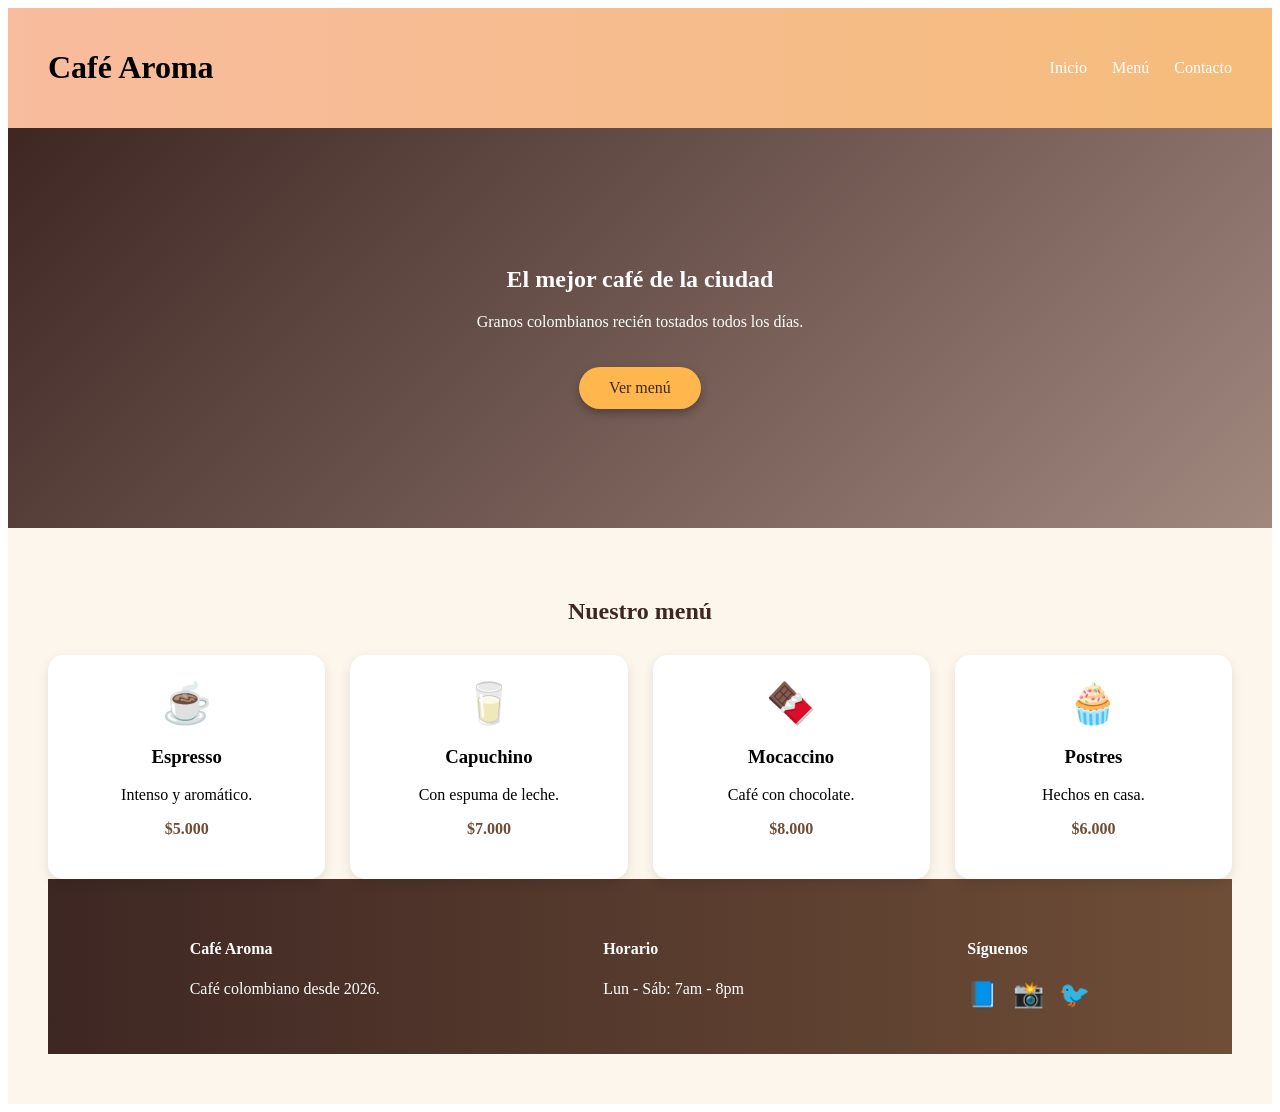
<file: index.html>
<!DOCTYPE html>
<html lang="en">
<head>
    <meta charset="UTF-8">
    <meta name="viewport" content="width=device-width, initial-scale=1.0">
    <title>CSS</title>
    <link rel="stylesheet" href="styles.css">
</head>
<body>
    <header>
        <h1 class="Logo"> Café Aroma</h1>  <!--titulo principal -->
        <nav> <!--grupo de enlace del menu--> 
            <a href="#">Inicio</a> <!--enlace de cada uno en este caso inicio y asi-->
            <a href="#">Menú</a> 
            <a href="#">Contacto</a>
        </nav>
    </header>
    <section class="hero"> <!-- una cajita grande de bienvenida -->
  <div class="hero-texto"> <!-- agrupamos el titulo , el texto y el boton -->
    <h2>El mejor café de la ciudad</h2> <!--h2 segundo titulo , como el siguiente despues de h1 en secuencia-->
    <p>Granos colombianos recién tostados todos los días.</p> <!--texto normal-->
    <a href="#" class="boton">Ver menú</a> <!--un enlace que vamos a decorar como boton-->
  </div>
</section>

<main> <!-- contenido principal -->
  <h2 class="titulo-seccion">Nuestro menú</h2> <!--titulo de la seccion -->

  <div class="tarjetas"> <!--A la grande le dices cómo acomodar las tarjetas: "ponlas en fila
    con espacio entre ellas y todo lo que quiera, de lo que esta dentro de este cajon grande y se desgloza en 
    cajoncitos como se ve en tarjeta".-->
    <div class="tarjeta"> <!--cajita dentro de la caja mas grande -->
      <span class="icono">☕</span> <!--iconos-->
      <h3>Espresso</h3>
      <p>Intenso y aromático.</p>
      <p class="precio">$5.000</p>
    </div>

    <div class="tarjeta">
      <span class="icono">🥛</span> <!--iconos-->
      <h3>Capuchino</h3>
      <p>Con espuma de leche.</p>
      <p class="precio">$7.000</p>
    </div>

    <div class="tarjeta">
      <span class="icono">🍫</span><!--iconos-->
      <h3>Mocaccino</h3>
      <p>Café con chocolate.</p>
      <p class="precio">$8.000</p>
    </div>

    <div class="tarjeta">
      <span class="icono">🧁</span><!--iconos-->
      <h3>Postres</h3>
      <p>Hechos en casa.</p>
      <p class="precio">$6.000</p>
    </div>
  </div>
<!--Esto es la pie de pagina, por eso el footer-->
  <footer> 
  <div class="footer-columna">
    <h4>Café Aroma</h4>
    <p>Café colombiano desde 2026.</p>
  </div>

  <div class="footer-columna">
    <h4>Horario</h4>
    <p>Lun - Sáb: 7am - 8pm</p>
  </div>

  <div class="footer-columna">
    <h4>Síguenos</h4>
    <div class="redes">
      <a href="#">📘</a> <!--iconos de redes, peor no le voy a poner-->
      <a href="#">📸</a>
      <a href="#">🐦</a>
    </div>
  </div>
</footer>
</main>
</body>
</html>
</file>
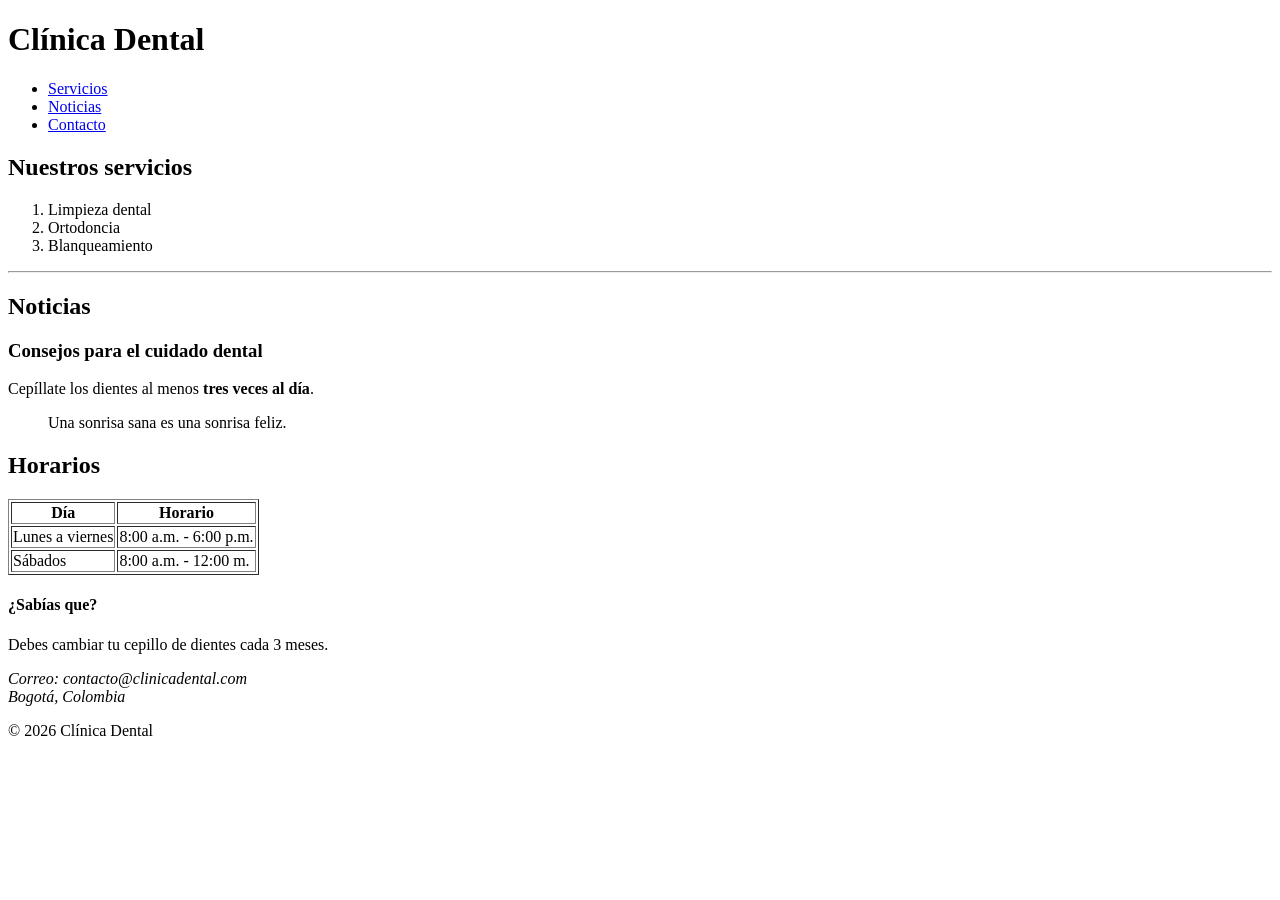
<file: bloques.html>
<!DOCTYPE html>
<html lang="es">
<head>
<meta charset="UTF-8">
<meta name="viewport" content="width=device-width, initial-scale=1.0">
<title>Clínica Dental</title>
</head>
<body>
<header>
<h1>Clínica Dental</h1>
<nav>
<ul>
<li><a href="#servicios">Servicios</a></li>
<li><a href="#noticias">Noticias</a></li>
<li><a href="#contacto">Contacto</a></li>
</ul>
</nav>
</header>
<main>
<section id="servicios">
<h2>Nuestros servicios</h2>
<ol>
<li>Limpieza dental</li>
<li>Ortodoncia</li>
<li>Blanqueamiento</li>
</ol>
</section>
<hr>
<section id="noticias">
<h2>Noticias</h2>
<article>
<h3>Consejos para el cuidado dental</h3>
<p>Cepíllate los dientes al menos <strong>tres veces al día</strong>.</p>
<blockquote>Una sonrisa sana es una sonrisa feliz.</blockquote>
</article>
</section>
<section>
<h2>Horarios</h2>
<table border="1">
<tr>
<th>Día</th>
<th>Horario</th>
</tr>
<tr>
<td>Lunes a viernes</td>
<td>8:00 a.m. - 6:00 p.m.</td>
</tr>
<tr>
<td>Sábados</td>
<td>8:00 a.m. - 12:00 m.</td>
</tr>
</table>
</section>
</main>
<aside>
<h4>¿Sabías que?</h4>
<p>Debes cambiar tu cepillo de dientes cada 3 meses.</p>
</aside>
<footer id="contacto">
<address>
Correo: contacto@clinicadental.com<br>
Bogotá, Colombia
</address>
<p>&copy; 2026 Clínica Dental</p>
</footer>
</body>
</html>
</file>
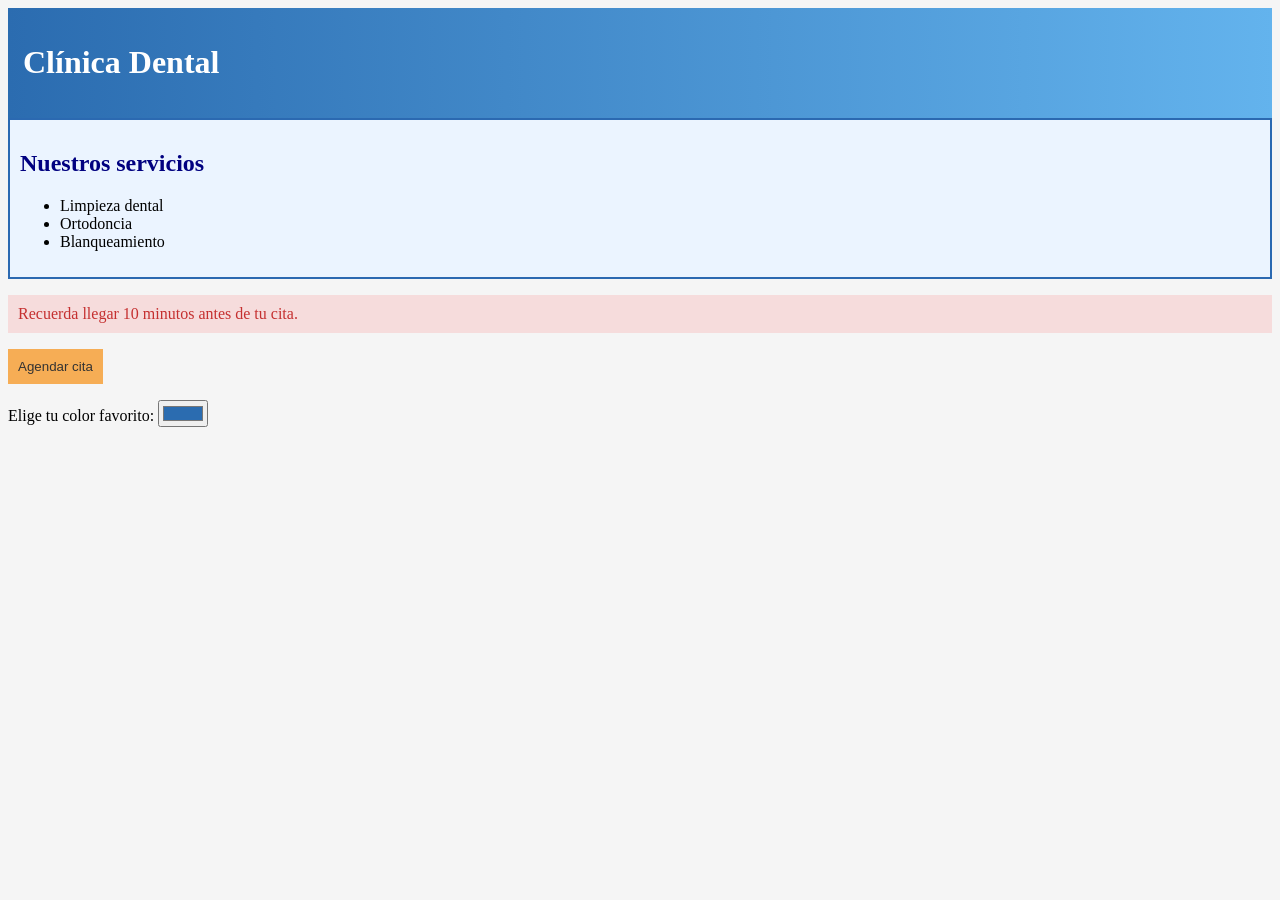
<file: colores.html>
<!DOCTYPE html>
<html lang="es">
<head>
<meta charset="UTF-8">
<meta name="viewport" content="width=device-width, initial-scale=1.0">
<title>Clínica Dental</title>
<style>
body {
background-color: #f5f5f5; /* hexadecimal - 60% dominante */
}
header {
background-image: linear-gradient(to right, #2b6cb0, #63b3ed); /* degradado */
color: white; /* nombre */
padding: 15px;
}
.servicios {
background-color: rgb(235, 244, 255); /* RGB - 30% secundario */
border: 2px solid hsl(212, 61%, 43%); /* HSL */
padding: 10px;
}
.aviso {
background-color: rgba(255, 0, 0, 0.1); /* RGBA - transparente */
color: #c53030;
padding: 10px;
}
button {
background-color: #f6ad55; /* 10% acento */
color: #333333;
border: none;
padding: 10px;
}
</style>
</head>
<body>
<header>
<h1>Clínica Dental</h1>
</header>
<section class="servicios">
<h2 style="color: navy;">Nuestros servicios</h2> <!-- CSS en línea -->
<ul>
<li>Limpieza dental</li>
<li>Ortodoncia</li>
<li>Blanqueamiento</li>
</ul>
</section>
<p class="aviso">Recuerda llegar 10 minutos antes de tu cita.</p>
<button>Agendar cita</button>
<p>
<label for="color">Elige tu color favorito:</label>
<input type="color" id="color" name="color" value="#2b6cb0">
</p>
</body>
</html>
</file>
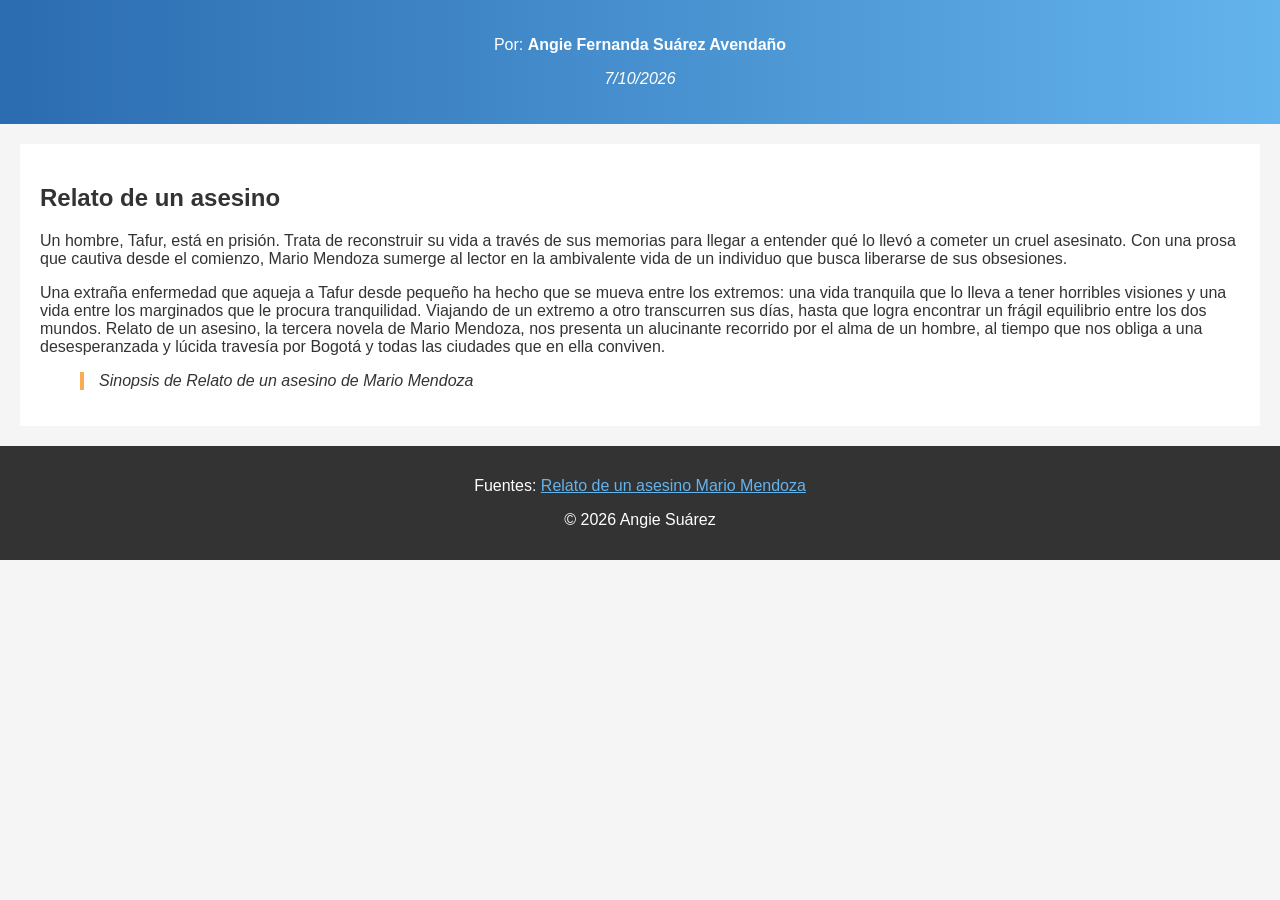
<file: Tema_libre_Html.html>
<!DOCTYPE html>
<html lang="es">
<head>
  <meta charset="UTF-8">
  <meta name="viewport" content="width=device-width, initial-scale=1.0">
  <title>Tema libre: (libro) Relato de un asesino</title>
  <style>
    
    body {
      font-family: Arial, sans-serif;    /* tipo de letra */
      background-color: #f5f5f5;         /* fondo gris claro */
      color: #333333;                    /* texto gris oscuro */
      margin: 0;                         /* quita el borde blanco */
    }

    /* Encabezado */
    header {
      background-image: linear-gradient(to right, #2b6cb0, #63b3ed); /* degradado azul */
      color: white;
      text-align: center;
      padding: 20px;                     /* espacio por dentro */
    }
    header nav a {
      color: white;                      /* enlaces del menú en blanco */
    }

    /* Contenido principal */
    main {
      background-color: white;
      padding: 20px;
      margin: 20px;                      /* espacio por fuera */
    }

    /* Títulos */
    h2, h3 {
      color: #2b6cb0;
    }

    /* Tabla */
    table {
      border-collapse: collapse;         /* une los bordes de las celdas */
    }
    th, td {
      border: 1px solid #999999;         /* borde de cada celda */
      padding: 8px;
    }
    th {
      background-color: #2b6cb0;
      color: white;
    }

    /* Cita */
    blockquote {
      border-left: 4px solid #f6ad55;    /* línea naranja */
      padding-left: 15px;
      font-style: italic;                /* letra cursiva */
    }

    /* Pie de página */
    footer {
      background-color: #333333;
      color: white;
      text-align: center;
      padding: 15px;
    }
    footer a {
      color: #63b3ed;                    /* enlaces azul claro */
    }
  </style>
</head>
<body>

<header>
  <p>Por: <strong>Angie Fernanda Suárez Avendaño</strong></p>
  <p><em>7/10/2026</em></p>
</header>

  <!-- ========== MAIN: Contenido principal ========== -->
  <main>
    <article>
      <h1>Relato de un asesino</h1>
      <p>Un hombre, Tafur, está en prisión. Trata de reconstruir su vida a través de sus memorias para llegar a 
	entender qué lo llevó a cometer un cruel asesinato. Con una 	prosa que cautiva desde el comienzo, 
	Mario Mendoza sumerge al lector en la ambivalente vida de un individuo que busca liberarse de sus obsesiones.</p>
      <p>Una extraña enfermedad que aqueja a Tafur desde pequeño ha hecho que se mueva entre los extremos: una vida tranquila que lo lleva
	 a tener horribles visiones y una vida 	entre los marginados que le procura tranquilidad. Viajando de un extremo a otro transcurren sus días, 
	hasta que logra encontrar un frágil equilibrio entre los dos 	mundos. Relato de un asesino, la tercera novela de Mario Mendoza, 
	nos presenta un alucinante recorrido por el alma de un hombre, al tiempo que nos obliga a una 	desesperanzada y lúcida travesía por Bogotá y todas las ciudades que en 	ella conviven.</p>

        <blockquote>
          <p> Sinopsis de Relato de un asesino de Mario Mendoza</p>
        </blockquote>

    </article>
  </main>

  <!-- ========== FOOTER: Pie de página ========== -->
  <footer>
    <p>Fuentes: <a href="https://www.lecturalia.com/libro/102629/relato-de-un-asesino" target="_blank">Relato de un asesino
	Mario Mendoza</a></p>
    <p>&copy; 2026 Angie Suárez</p>
  </footer>

</body>
</html>
</file>
<file: styles.css>
header {
  display: flex; /* Pone el logo y el menu uno al lado del otro */
  justify-content: space-between; /* logo a la izquierda, menú a la derecha */
  align-items: center; /* los centra en vertical */
  padding: 20px 40px; /* espacio por dentro (20px arriba/abajo, 40px a los lados)*/
  background: linear-gradient(90deg, #f8bc9e, #f5bc7b); /* degradado de izquierda a derecha (90deg = horizontal)*/
}

nav {
  display: flex; /* Pone los enlaces que tenga en fila, bonitos*/
  gap: 25px; /* interlineado entre cada enlace, la distancia que van a tener uno con el otro en la fila*/
}

nav a {
  color: white; /* color blanco */
  text-decoration: none; /* quita el subrayado */
  transition: transform 0.3s; /* crezca suave, no muy notorio */
}

nav a:hover {
  transform: scale(1.2); /* la escala de como lo queremos a un 20% */
}

.hero { /* es un nombre que yo le doy y apunta directamente a esto en especifico */
  display: flex; 
  justify-content: center;
  align-items: center; /* los 3 central el texto en el medio (horizontal  y vertical */
  height: 400px; /* Altura de la cajita donde estamos apuntando */
  background: linear-gradient(135deg, #3e2723, #a1887f); /* degradado en diagonal */
}

.hero-texto {
  text-align: center; /* centramos la letras , recodar varios de estos, como final end y asi. */
  color: white; /* color normal, siempre en ingles o podemos usar rgb creo que es jajaja hexa y asi, es mas 
  facil pero los diseñadores te envian en hexa para proyectos de empresas con sus colores especificos*/
}

.boton { /* le vamos a dar como diseñito a el boton que ya pusimos alla por eso el punto */
  display: inline-block; /* enlace para que el botoncito tenga el tamaño y el espacio como un boton*/
  margin-top: 20px; /* separacion por fuera , arriba */
  padding: 12px 30px; /* es el espacio donde voy a tener el texto o loq ue sea del boton */
  background: #ffb74d;  
  color: #3e2723;
  text-decoration: none; 
  border-radius: 25px; /* los bordes como quiero que esten de redondas */
  box-shadow: 0 4px 10px rgba(0, 0, 0, 0.3); /* como vamos aplicar la sombra, entonces 0 lados, 4 hacia abjo 
  y 10 de difuminado , y con un color negro al 30%*/
  transition: transform 0.3s, box-shadow 0.3s; 
}

.boton:hover {
  transform: translateY(-5px); /* efectivo de que se ilumina o sube como el colorcito 5 o lo que le pongamos en
  pixeles*/
  box-shadow: 0 8px 20px rgba(0, 0, 0, 0.4); /* le pone sombrita para que parezca flotando*/
}

main {
  padding: 50px 40px;
  background: #fdf6ec; /* comoe sta en el main que es todo , entonces le da como un desgradado en la principal*/
}

.titulo-seccion {
  text-align: center;
  color: #3e2723;
  margin-bottom: 30px; 
}

.tarjetas { /* apuntamos directamente a la caja mas grande div o contenedor */
  display: grid; /* activa la cuadricula*/
  grid-template-columns: repeat(auto-fit, minmax(200px, 1fr)); /* define columnas, minmax lo que mide cada 
  columna en minimo tato y maximo 1fr (una parte igual del espacio), repeat mete todas las columnas que 
  quepan en pantalla grande salen 4 en fila; si achicas la ventana, bajan solas a 3, 2 o 1 */
  gap: 25px; /* espacio entre las cajitas mas pequeñas que tengo */
}

.tarjeta { /* digamos que los hijitos del loque grande y como van a quedar por eso lo apunto directamente*/
  background: white; 
  padding: 25px;
  border-radius: 15px;
  text-align: center;
  box-shadow: 0 4px 12px rgba(0, 0, 0, 0.1); /* recuerda sombra*/
  transition: transform 0.3s, box-shadow 0.3s;
}

.tarjeta:hover {
  transform: translateY(-10px) scale(1.03); /* al pasar el mouse sube y crece un poquito al mismo tiempo */
  box-shadow: 0 12px 25px rgba(0, 0, 0, 0.2); /* sombrita flotando*/
}

.icono { /* podemos tener clases dentro de clases para hacer estas cosas en especifico */
  font-size: 40px; /* tamaños de los emojis*/
}

.precio {
  font-weight: bold; /* negrita, letraaa*/
  color: #6f4e37;
}

footer {
  display: flex; /* pone las 3 columnas lado a lado */
  justify-content: space-around; /* reparte el espacio , para que se vea como organizado*/
  flex-wrap: wrap; /* si no cben, que las pase abajo*/
  gap: 20px; /* interlineadooo*/
  padding: 40px; /* lo de adentro de la caja */
  background: linear-gradient(90deg, #3e2723, #6f4e37); /* el degradado */
  color: white;
}
.redes {
  display: flex; /* iconos en fila */
  gap: 15px; /* interlineado*/
}

.redes a {
  font-size: 25px; /* tamaño de la letra*/
  text-decoration: none; /* los a, todos tienen un subrayado esto los quita*/
  transition: transform 0.3s; /* para que se vea mas lindo*/
}

.redes a:hover {
  transform: rotate(15deg) scale(1.3); 
}
</file>
